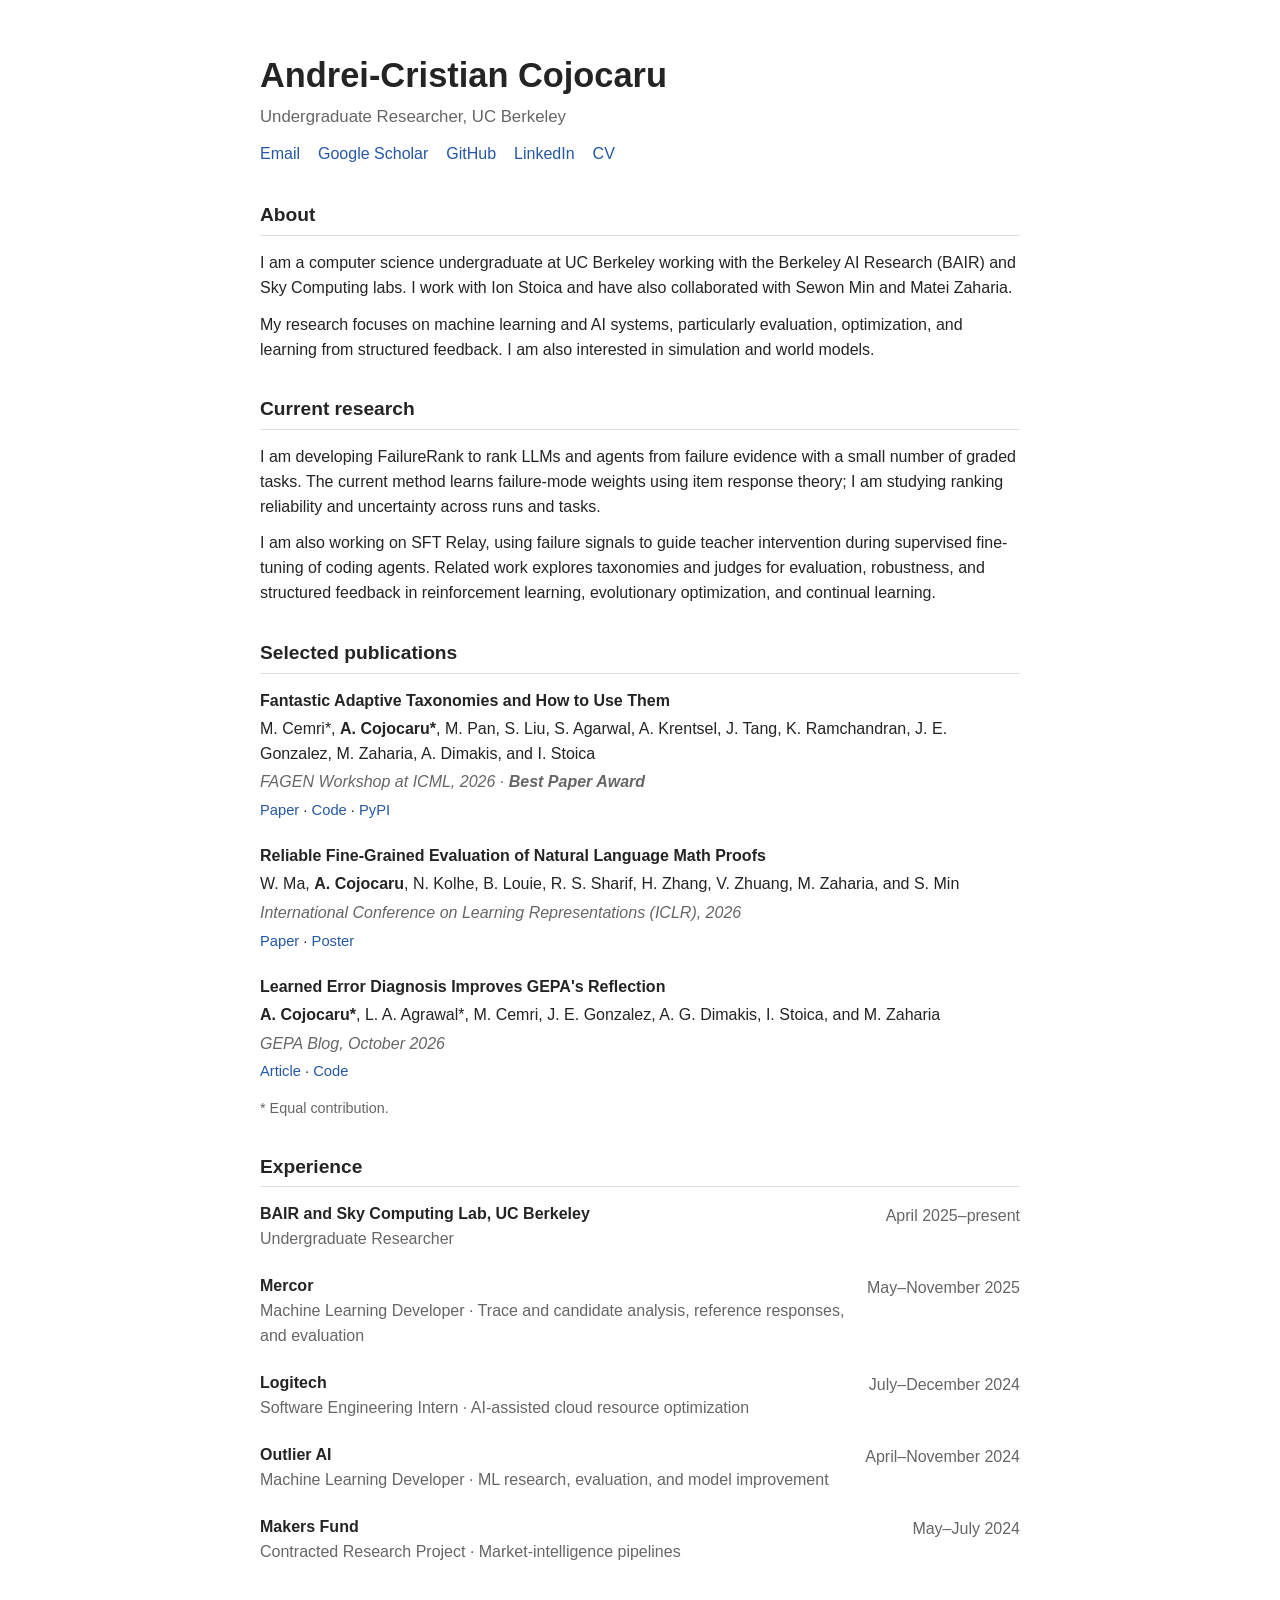
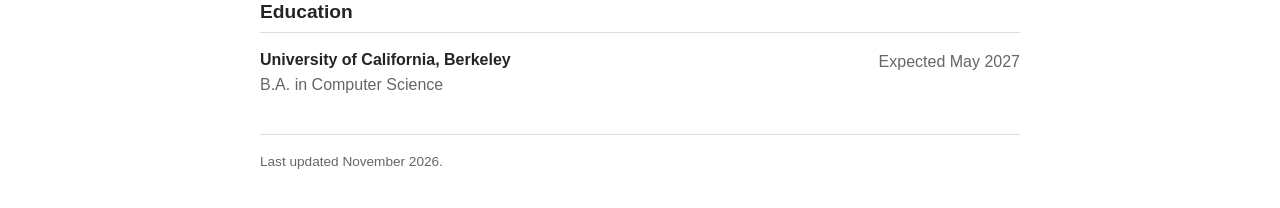
<file: index.html>
<!doctype html>
<html lang="en">
<head>
    <meta charset="utf-8">
    <meta name="viewport" content="width=device-width, initial-scale=1">
    <meta name="description" content="Andrei-Cristian Cojocaru is a UC Berkeley researcher working on machine learning, AI evaluation, optimization, and structured feedback.">
    <meta name="color-scheme" content="light dark">
    <title>Andrei-Cristian Cojocaru</title>
    <link rel="icon" href="./favicon.svg" type="image/svg+xml">
    <link rel="stylesheet" href="./style.css">
</head>
<body>
    <main class="page">
        <header class="profile-header">
            <h1>Andrei-Cristian Cojocaru</h1>
            <p class="subtitle">Undergraduate Researcher, UC Berkeley</p>
            <nav class="profile-links" aria-label="Profile links">
                <a href="mailto:cojoandrei03@berkeley.edu">Email</a>
                <a href="https://scholar.google.com/citations?user=9DqEdh0AAAAJ&amp;hl=en">Google Scholar</a>
                <a href="https://github.com/AndreiBerkeley">GitHub</a>
                <a href="https://www.linkedin.com/in/andrei-cojocaru-berkeley">LinkedIn</a>
                <a href="./assets/Andrei_Cojocaru_CV.pdf">CV</a>
            </nav>
        </header>

        <section aria-labelledby="about-title">
            <h2 id="about-title">About</h2>
            <p>I am a computer science undergraduate at UC Berkeley working with the Berkeley AI Research (BAIR) and Sky Computing labs. I work with Ion Stoica and have also collaborated with Sewon Min and Matei Zaharia.</p>
            <p>My research focuses on machine learning and AI systems, particularly evaluation, optimization, and learning from structured feedback. I am also interested in simulation and world models.</p>
        </section>

        <section aria-labelledby="research-title">
            <h2 id="research-title">Current research</h2>
            <p>I am developing FailureRank to rank LLMs and agents from failure evidence with a small number of graded tasks. The current method learns failure-mode weights using item response theory; I am studying ranking reliability and uncertainty across runs and tasks.</p>
            <p>I am also working on SFT Relay, using failure signals to guide teacher intervention during supervised fine-tuning of coding agents. Related work explores taxonomies and judges for evaluation, robustness, and structured feedback in reinforcement learning, evolutionary optimization, and continual learning.</p>
        </section>

        <section aria-labelledby="publications-title">
            <h2 id="publications-title">Selected publications</h2>
            <div class="publication-list">
                <article class="publication">
                    <h3>Fantastic Adaptive Taxonomies and How to Use Them</h3>
                    <p>M. Cemri*, <strong>A. Cojocaru*</strong>, M. Pan, S. Liu, S. Agarwal, A. Krentsel, J. Tang, K. Ramchandran, J. E. Gonzalez, M. Zaharia, A. Dimakis, and I. Stoica</p>
                    <p class="venue">FAGEN Workshop at ICML, 2026 · <strong>Best Paper Award</strong></p>
                    <p class="paper-links"><a href="https://arxiv.org/abs/2607.16387">Paper</a> · <a href="https://github.com/multi-agent-systems-failure-taxonomy/AdaMAST">Code</a> · <a href="https://pypi.org/project/adamast/">PyPI</a></p>
                </article>

                <article class="publication">
                    <h3>Reliable Fine-Grained Evaluation of Natural Language Math Proofs</h3>
                    <p>W. Ma, <strong>A. Cojocaru</strong>, N. Kolhe, B. Louie, R. S. Sharif, H. Zhang, V. Zhuang, M. Zaharia, and S. Min</p>
                    <p class="venue">International Conference on Learning Representations (ICLR), 2026</p>
                    <p class="paper-links"><a href="https://arxiv.org/abs/2510.13888">Paper</a> · <a href="https://iclr.cc/media/iclr-2026/Slides/10007732_wFrlhD4.pdf">Poster</a></p>
                </article>

                <article class="publication">
                    <h3>Learned Error Diagnosis Improves GEPA's Reflection</h3>
                    <p><strong>A. Cojocaru*</strong>, L. A. Agrawal*, M. Cemri, J. E. Gonzalez, A. G. Dimakis, I. Stoica, and M. Zaharia</p>
                    <p class="venue">GEPA Blog, October 2026</p>
                    <p class="paper-links"><a href="https://gepa-ai.github.io/gepa/blog/2026/10/06/named-failure-modes/">Article</a> · <a href="https://github.com/AndreiBerkeley/gepa-named-failure-modes">Code</a></p>
                </article>
            </div>
            <p class="note">* Equal contribution.</p>
        </section>

        <section aria-labelledby="experience-title">
            <h2 id="experience-title">Experience</h2>
            <div class="entry-list">
                <article class="entry">
                    <div>
                        <h3>BAIR and Sky Computing Lab, UC Berkeley</h3>
                        <p>Undergraduate Researcher</p>
                    </div>
                    <p class="date">April 2025–present</p>
                </article>

                <article class="entry">
                    <div>
                        <h3>Mercor</h3>
                        <p>Machine Learning Developer · Trace and candidate analysis, reference responses, and evaluation</p>
                    </div>
                    <p class="date">May–November 2025</p>
                </article>

                <article class="entry">
                    <div>
                        <h3>Logitech</h3>
                        <p>Software Engineering Intern · AI-assisted cloud resource optimization</p>
                    </div>
                    <p class="date">July–December 2024</p>
                </article>

                <article class="entry">
                    <div>
                        <h3>Outlier AI</h3>
                        <p>Machine Learning Developer · ML research, evaluation, and model improvement</p>
                    </div>
                    <p class="date">April–November 2024</p>
                </article>

                <article class="entry">
                    <div>
                        <h3>Makers Fund</h3>
                        <p>Contracted Research Project · Market-intelligence pipelines</p>
                    </div>
                    <p class="date">May–July 2024</p>
                </article>
            </div>
        </section>

        <section aria-labelledby="education-title">
            <h2 id="education-title">Education</h2>
            <article class="entry">
                <div>
                    <h3>University of California, Berkeley</h3>
                    <p>B.A. in Computer Science</p>
                </div>
                <p class="date">Expected May 2027</p>
            </article>
        </section>

        <footer>
            <p>Last updated November 2026.</p>
        </footer>
    </main>
</body>
</html>
</file>
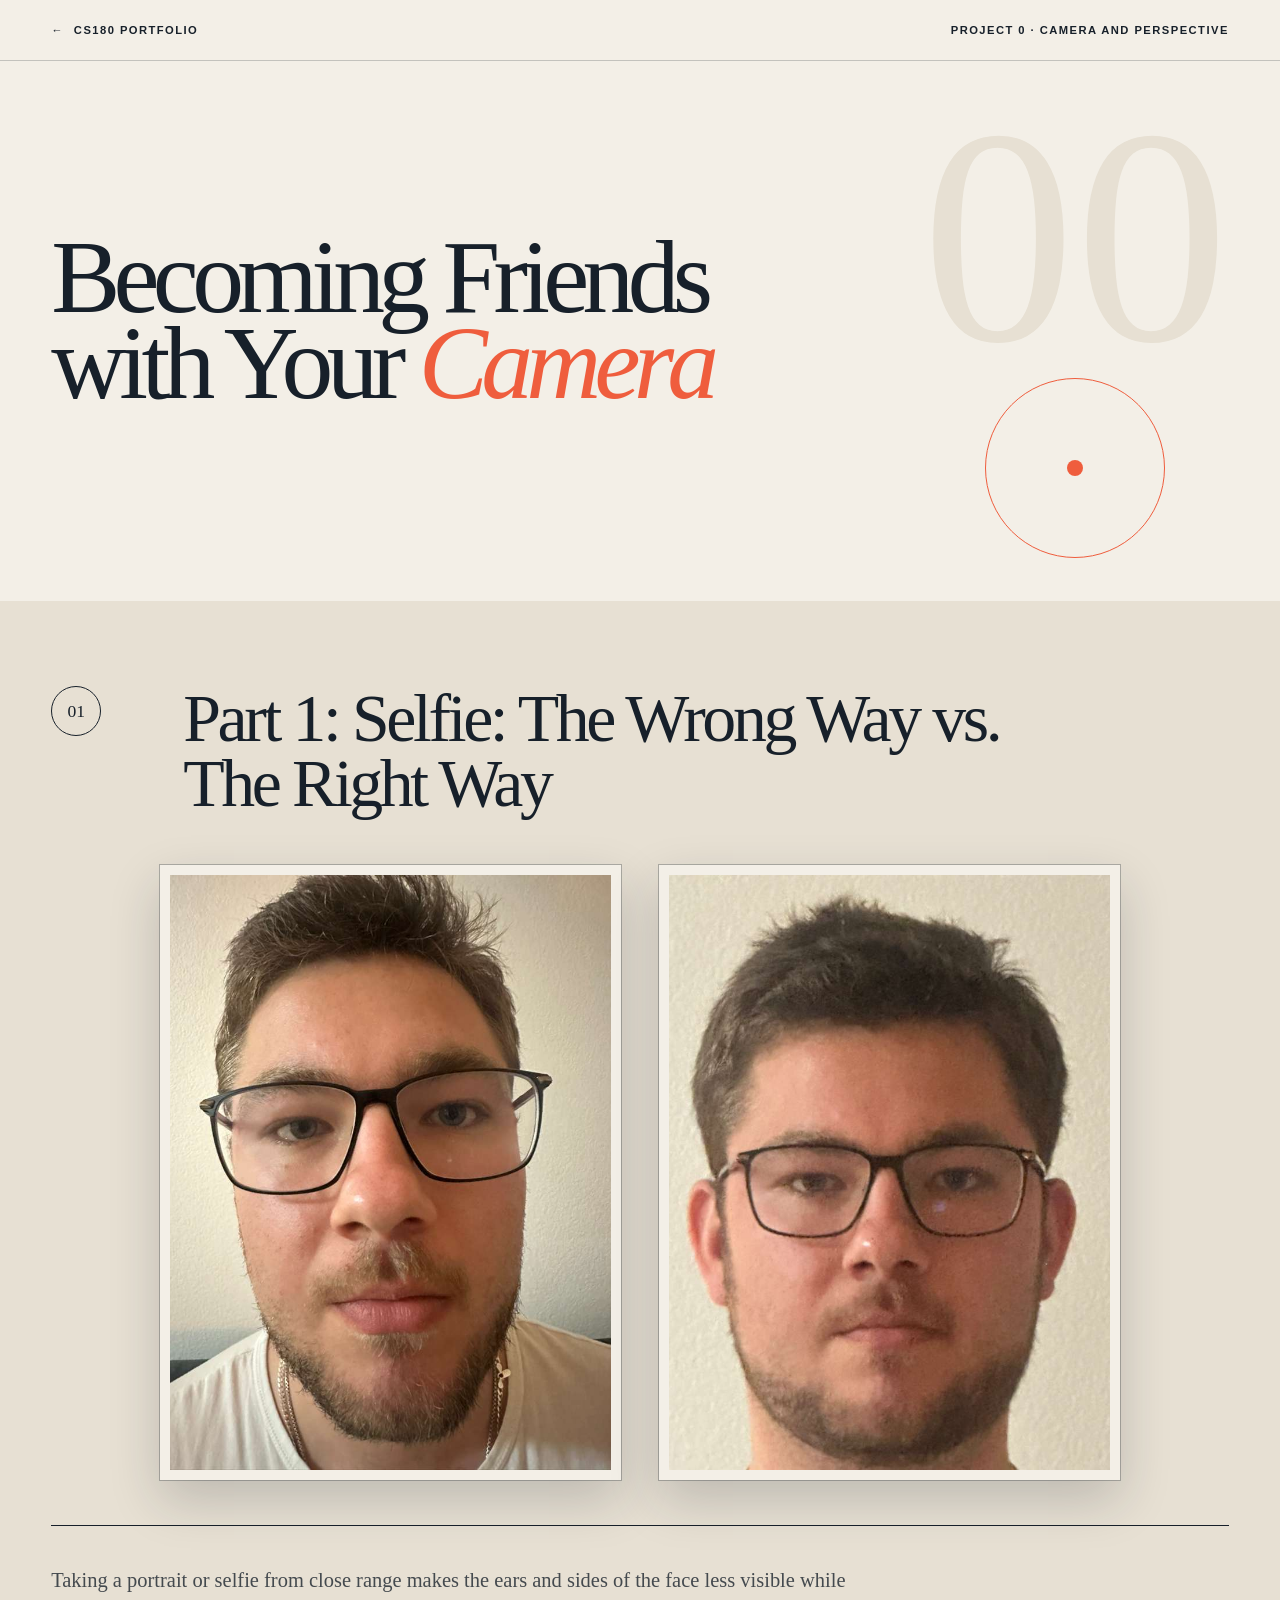
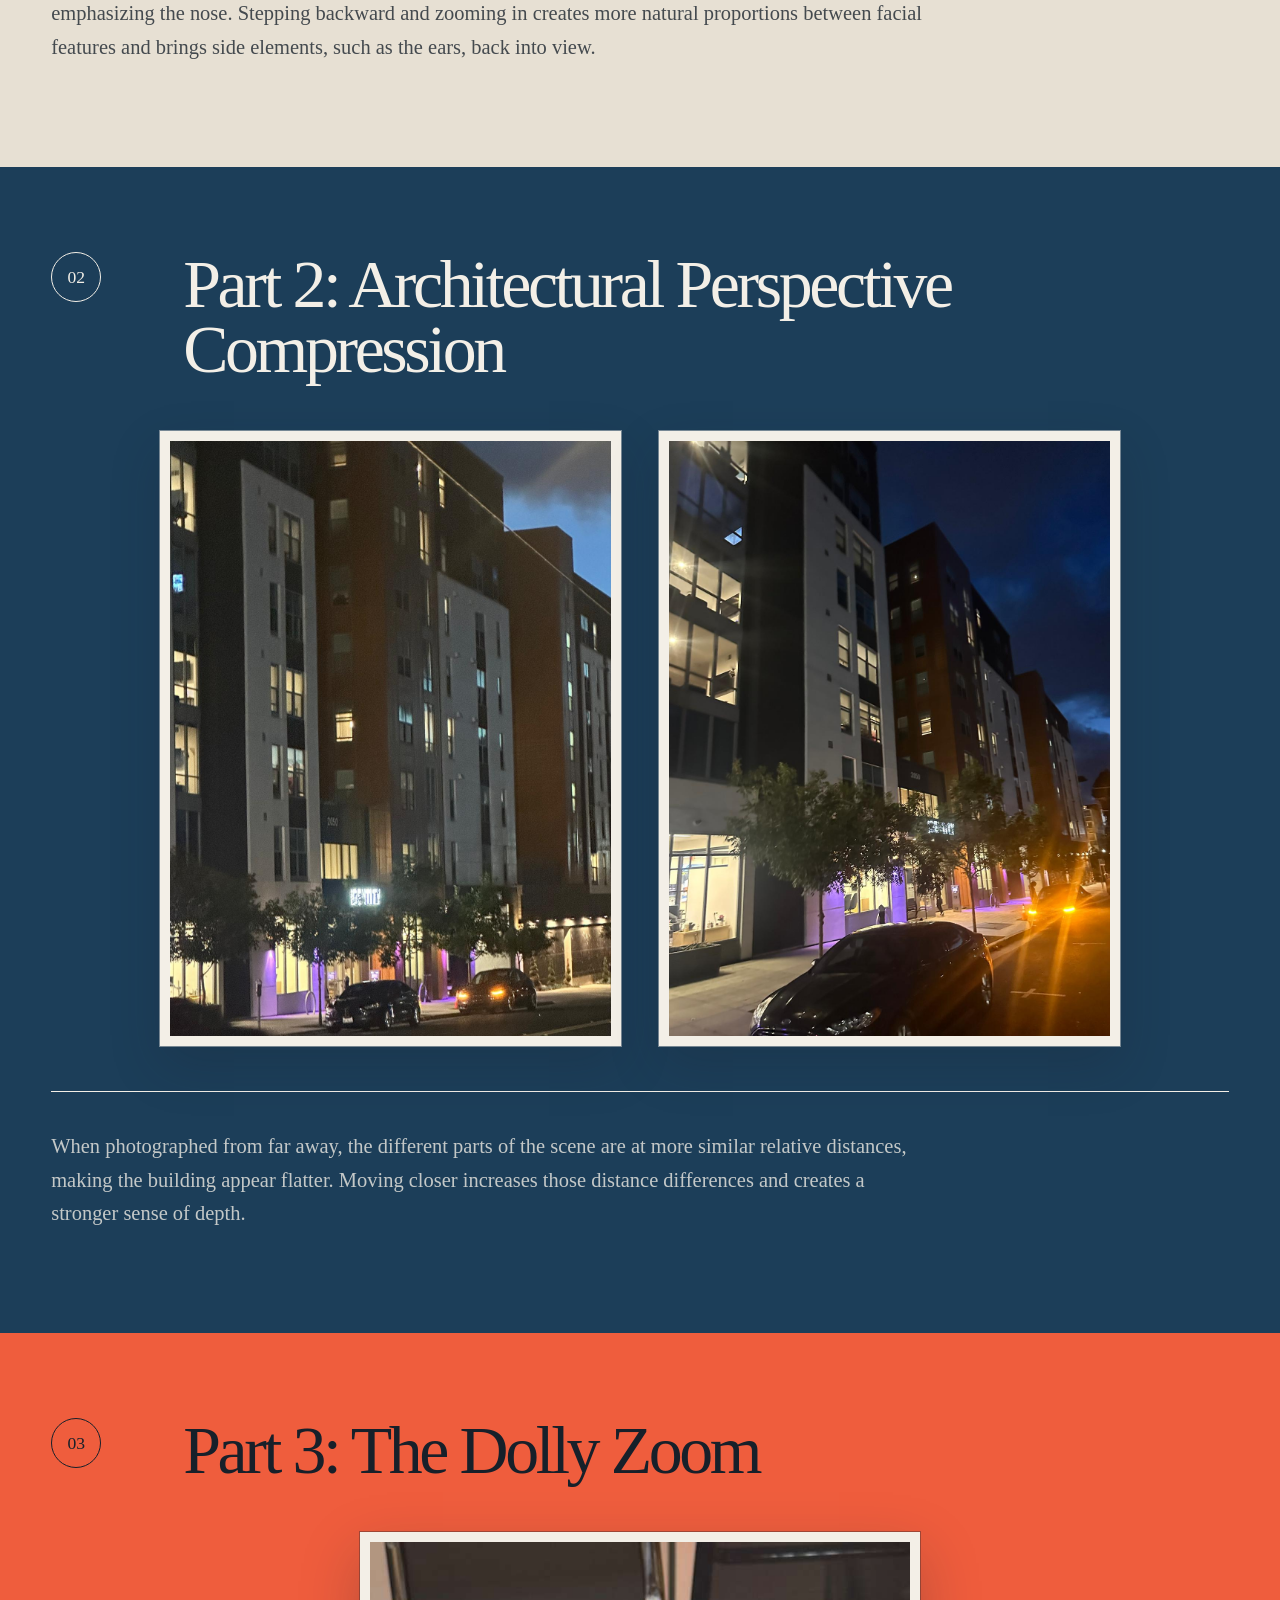
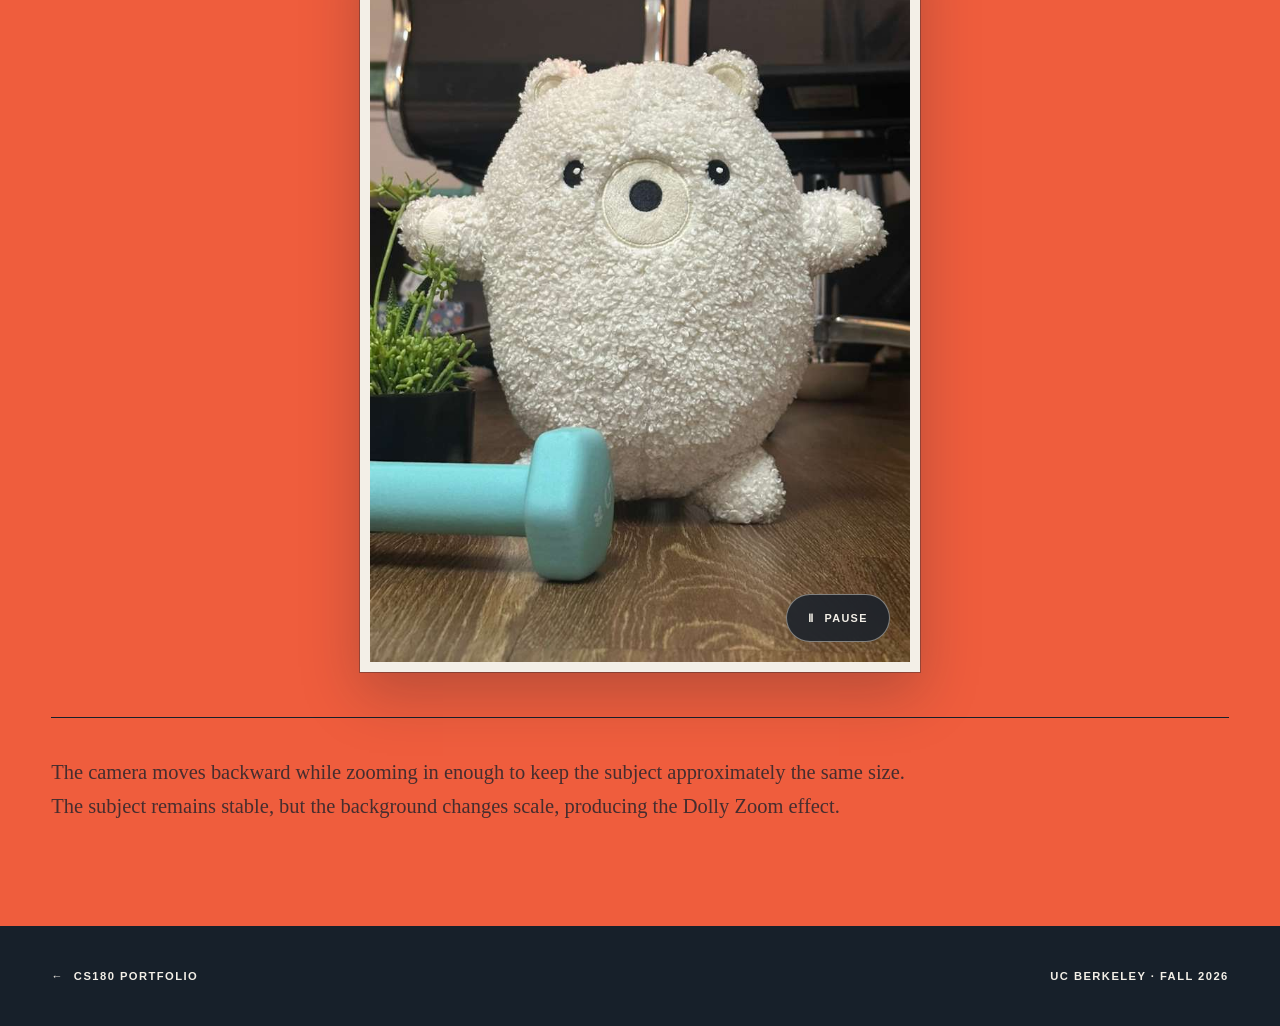
<file: 0/index.html>
<!DOCTYPE html>
<html lang="en">
<head>
    <meta charset="UTF-8">
    <meta name="viewport" content="width=device-width, initial-scale=1.0">
    <meta name="description" content="Project 0: Becoming Friends with Your Camera.">
    <title>Project 0 · Becoming Friends with Your Camera</title>
    <link rel="stylesheet" href="./style.css">
</head>
<body>
    <header class="project-header">
        <a class="back-link" href="https://andreiberkeley.github.io/cs180/" aria-label="Back to CS180 portfolio">
            <span aria-hidden="true">←</span>
            <span>CS180 Portfolio</span>
        </a>
        <span class="project-marker">Project 0 · Camera and Perspective</span>
    </header>

    <main>
        <section class="project-hero">
            <div class="hero-number" aria-hidden="true">00</div>
            <h1>Becoming Friends<br>with Your <em>Camera</em></h1>
            <div class="hero-orbit" aria-hidden="true">
                <span></span>
            </div>
        </section>

        <section class="photo-section section-light">
            <div class="section-title">
                <span class="section-number" aria-hidden="true">01</span>
                <h2>Part 1: Selfie: The Wrong Way vs. The Right Way</h2>
            </div>

            <div class="photo-grid portrait-grid">
                <figure>
                    <img src="./media/selfie-close.jpeg" alt="Close-up portrait">
                </figure>
                <figure>
                    <img src="./media/selfie-far.jpeg" alt="Portrait photographed from farther away with zoom">
                </figure>
            </div>

            <div class="explanation-space">
                <p>Taking a portrait or selfie from close range makes the ears and sides of the face less visible while emphasizing the nose. Stepping backward and zooming in creates more natural proportions between facial features and brings side elements, such as the ears, back into view.</p>
            </div>
        </section>

        <section class="photo-section section-blue">
            <div class="section-title">
                <span class="section-number" aria-hidden="true">02</span>
                <h2>Part 2: Architectural Perspective Compression</h2>
            </div>

            <div class="photo-grid architecture-grid">
                <figure>
                    <img src="./media/architecture-far.jpeg" alt="Building photographed from farther away with zoom">
                </figure>
                <figure>
                    <img src="./media/architecture-close.jpeg" alt="Building photographed from nearby without zoom">
                </figure>
            </div>

            <div class="explanation-space">
                <p>When photographed from far away, the different parts of the scene are at more similar relative distances, making the building appear flatter. Moving closer increases those distance differences and creates a stronger sense of depth.</p>
            </div>
        </section>

        <section class="photo-section section-accent">
            <div class="section-title">
                <span class="section-number" aria-hidden="true">03</span>
                <h2>Part 3: The Dolly Zoom</h2>
            </div>

            <figure class="dolly-space">
                <img id="dolly-frame" src="./media/dolly-frames/1.jpeg" alt="Dolly zoom sequence with a stuffed animal">
                <button class="dolly-control" id="dolly-control" type="button" aria-pressed="false">
                    <span id="dolly-control-icon" aria-hidden="true">Ⅱ</span>
                    <span id="dolly-control-label">Pause</span>
                </button>
            </figure>

            <div class="explanation-space">
                <p>The camera moves backward while zooming in enough to keep the subject approximately the same size. The subject remains stable, but the background changes scale, producing the Dolly Zoom effect.</p>
            </div>
        </section>
    </main>

    <footer class="project-footer">
        <a href="https://andreiberkeley.github.io/cs180/"><span aria-hidden="true">←</span> CS180 Portfolio</a>
        <span>UC Berkeley · Fall 2026</span>
    </footer>
    <script src="./player.js"></script>
</body>
</html>
</file>
<file: style.css>
:root {
    color-scheme: light dark;
    --text: #242424;
    --muted: #666666;
    --link: #2457a6;
    --rule: #dddddd;
    --background: #ffffff;
}

* {
    box-sizing: border-box;
}

html {
    font-size: 16px;
}

body {
    margin: 0;
    background: var(--background);
    color: var(--text);
    font-family: Arial, Helvetica, sans-serif;
    line-height: 1.55;
}

a {
    color: var(--link);
    text-decoration: none;
}

a:hover {
    text-decoration: underline;
}

a:focus-visible {
    outline: 2px solid var(--link);
    outline-offset: 3px;
}

.page {
    width: min(100% - 40px, 760px);
    margin: 0 auto;
    padding: 56px 0 36px;
}

.profile-header {
    margin-bottom: 34px;
}

h1 {
    margin: 0;
    font-family: inherit;
    font-size: clamp(1.75rem, 4vw, 2.15rem);
    font-weight: 700;
    line-height: 1.15;
}

.subtitle {
    margin: 8px 0 12px;
    color: var(--muted);
    font-size: 1.05rem;
}

.profile-links {
    display: flex;
    flex-wrap: wrap;
    gap: 6px 18px;
}

section {
    margin-top: 32px;
}

h2 {
    margin: 0 0 15px;
    padding-bottom: 5px;
    border-bottom: 1px solid var(--rule);
    font-family: inherit;
    font-size: 1.2rem;
    font-weight: 600;
}

p {
    margin: 0;
}

section > p + p {
    margin-top: 12px;
}

a {
    overflow-wrap: anywhere;
}

.publication-list,
.entry-list {
    display: grid;
    gap: 22px;
}

.publication h3,
.entry h3 {
    margin: 0;
    font-size: 1rem;
    font-weight: 700;
    line-height: 1.45;
}

.publication > p:not(.paper-links):not(.venue) {
    margin-top: 5px;
}

.paper-links {
    margin: 4px 0 0;
    font-size: 0.92rem;
}

.venue,
.note,
.date,
.entry p,
footer {
    color: var(--muted);
}

.venue {
    margin-top: 4px;
    font-style: italic;
}

.note {
    margin-top: 14px;
    font-size: 0.9rem;
}

.entry {
    display: grid;
    grid-template-columns: minmax(0, 1fr) auto;
    gap: 20px;
    align-items: start;
}

.entry p {
    margin-top: 2px;
}

.date {
    white-space: nowrap;
    text-align: right;
}

footer {
    margin-top: 36px;
    padding-top: 16px;
    border-top: 1px solid var(--rule);
    font-size: 0.85rem;
}

@media (max-width: 640px) {
    .page {
        width: min(100% - 32px, 760px);
        padding-top: 38px;
    }

    .profile-header {
        margin-bottom: 34px;
    }

    section {
        margin-top: 32px;
    }

    .entry {
        grid-template-columns: 1fr;
        gap: 3px;
    }

    .date {
        text-align: left;
    }
}

@media (prefers-color-scheme: dark) {
    :root {
        --text: #e7e9ed;
        --muted: #b1b7c1;
        --link: #94bfff;
        --rule: #363c46;
        --background: #171a20;
    }
}

@media print {
    :root {
        color-scheme: light;
        --text: #242424;
        --muted: #555555;
        --link: #242424;
        --rule: #dddddd;
        --background: #ffffff;
    }
    .page { width: 100%; padding: 0; }
    .publication, .entry { break-inside: avoid; }
}
</file>
<file: 0/style.css>
:root {
    --ink: #17202a;
    --paper: #f3efe7;
    --paper-deep: #e7e0d3;
    --accent: #ef5d3d;
    --blue: #1c3e59;
    --line: rgba(23, 32, 42, 0.22);
}

* {
    box-sizing: border-box;
}

html {
    scroll-behavior: smooth;
}

body {
    margin: 0;
    background: var(--paper);
    color: var(--ink);
    font-family: Arial, Helvetica, sans-serif;
}

a {
    color: inherit;
    text-decoration: none;
}

img {
    display: block;
    width: 100%;
}

.project-header,
.project-footer {
    display: flex;
    align-items: center;
    justify-content: space-between;
    padding: 24px 4vw;
    font-size: 0.7rem;
    font-weight: 700;
    letter-spacing: 0.13em;
    text-transform: uppercase;
}

.project-header {
    border-bottom: 1px solid var(--line);
}

.back-link,
.project-footer a {
    display: inline-flex;
    align-items: center;
    gap: 10px;
}

.project-hero {
    position: relative;
    display: flex;
    min-height: 540px;
    padding: 72px 4vw 94px;
    align-items: center;
    overflow: hidden;
}

.project-hero h1 {
    position: relative;
    z-index: 2;
    max-width: 1190px;
    margin: 0;
    font-family: Georgia, 'Times New Roman', serif;
    font-size: clamp(3.9rem, 8.1vw, 8.9rem);
    font-weight: 400;
    line-height: 0.83;
    letter-spacing: -0.065em;
}

.project-hero h1 em {
    color: var(--accent);
    font-weight: 400;
}

.hero-number {
    position: absolute;
    top: 53px;
    right: 4vw;
    color: var(--paper-deep);
    font-family: Georgia, 'Times New Roman', serif;
    font-size: clamp(9.4rem, 24vw, 25.5rem);
    line-height: 0.8;
}

.hero-orbit {
    position: absolute;
    right: 9%;
    bottom: 8%;
    width: 180px;
    height: 180px;
    border: 1px solid var(--accent);
    border-radius: 50%;
}

.hero-orbit span {
    position: absolute;
    top: 50%;
    left: 50%;
    width: 16px;
    height: 16px;
    border-radius: 50%;
    background: var(--accent);
    transform: translate(-50%, -50%);
}

.photo-section {
    padding: 85px 4vw 102px;
}

.section-light {
    background: var(--paper-deep);
}

.section-blue {
    background: var(--blue);
    color: var(--paper);
}

.section-accent {
    background: var(--accent);
    color: var(--ink);
}

.section-title,
.explanation-space {
    max-width: 1380px;
    margin-inline: auto;
}

.photo-grid {
    max-width: 960px;
    margin-inline: auto;
}

.dolly-space {
    max-width: 560px;
    margin-inline: auto;
}

.section-title {
    display: grid;
    margin-bottom: 49px;
    grid-template-columns: 68px minmax(0, 1fr);
    align-items: start;
    gap: clamp(22px, 5vw, 74px);
}

.section-number {
    display: grid;
    width: 50px;
    height: 50px;
    place-items: center;
    border: 1px solid currentColor;
    border-radius: 50%;
    font-family: Georgia, 'Times New Roman', serif;
    font-size: 1.1rem;
}

.section-title h2 {
    max-width: 900px;
    margin: 0;
    font-family: Georgia, 'Times New Roman', serif;
    font-size: clamp(2.55rem, 5.3vw, 6.1rem);
    font-weight: 400;
    line-height: 0.96;
    letter-spacing: -0.05em;
}

.photo-grid {
    display: grid;
    grid-template-columns: repeat(2, minmax(0, 1fr));
    gap: clamp(18px, 3vw, 42px);
}

.photo-grid figure {
    margin: 0;
    overflow: hidden;
    border: 10px solid var(--paper);
    outline: 1px solid rgba(23, 32, 42, 0.28);
    background: rgba(0, 0, 0, 0.08);
    box-shadow: 0 20px 48px rgba(23, 32, 42, 0.2);
}

.section-blue .photo-grid figure {
    outline-color: rgba(243, 239, 231, 0.42);
}

.photo-grid img {
    height: 100%;
    object-fit: cover;
}

.portrait-grid figure {
    aspect-ratio: 3 / 4;
}

.architecture-grid figure {
    aspect-ratio: 3 / 4;
}

.explanation-space {
    min-height: 80px;
    margin-top: 45px;
    border-top: 1px solid currentColor;
}

.explanation-space p {
    max-width: 880px;
    margin: 38px 0 0;
    font-family: Georgia, 'Times New Roman', serif;
    font-size: clamp(1.08rem, 1.6vw, 1.38rem);
    line-height: 1.65;
    opacity: 0.78;
}

.dolly-space {
    position: relative;
    width: min(100%, 560px);
    margin-block: 0;
    overflow: hidden;
    border: 10px solid var(--paper);
    outline: 1px solid rgba(23, 32, 42, 0.34);
    box-shadow: 0 22px 54px rgba(23, 32, 42, 0.25);
}

.dolly-space img {
    width: 100%;
    height: auto;
}

.dolly-control {
    position: absolute;
    right: 20px;
    bottom: 20px;
    display: inline-flex;
    min-width: 104px;
    height: 48px;
    padding: 0 18px;
    align-items: center;
    justify-content: center;
    gap: 10px;
    border: 1px solid rgba(243, 239, 231, 0.45);
    border-radius: 999px;
    background: rgba(23, 32, 42, 0.84);
    color: var(--paper);
    font: 700 0.68rem/1 Arial, Helvetica, sans-serif;
    letter-spacing: 0.12em;
    text-transform: uppercase;
    cursor: pointer;
    backdrop-filter: blur(8px);
    transition: background 180ms ease, transform 180ms ease;
}

.dolly-control:hover {
    background: var(--ink);
    transform: translateY(-2px);
}

.dolly-control:focus-visible {
    outline: 3px solid var(--paper);
    outline-offset: 3px;
}

.project-footer {
    min-height: 100px;
    background: var(--ink);
    color: var(--paper);
}

@media (max-width: 760px) {
    .project-marker {
        display: none;
    }

    .project-hero {
        min-height: 470px;
        padding-inline: 22px;
    }

    .project-hero h1 {
        font-size: clamp(3.4rem, 16vw, 5.35rem);
    }

    .hero-number {
        right: 20px;
    }

    .photo-section {
        padding: 63px 22px 75px;
    }

    .section-title {
        grid-template-columns: 1fr;
        margin-bottom: 32px;
    }

    .section-title h2 {
        font-size: clamp(2.4rem, 11vw, 4.15rem);
    }

    .photo-grid {
        grid-template-columns: 1fr;
    }

    .project-footer {
        flex-direction: column;
        gap: 18px;
        align-items: flex-start;
    }

    .dolly-control {
        right: 14px;
        bottom: 14px;
    }
}

@media (prefers-reduced-motion: reduce) {
    html {
        scroll-behavior: auto;
    }
}

@media print {
    .project-header,
    .project-footer {
        display: none;
    }

    .project-hero,
    .photo-section {
        min-height: auto;
        padding-block: 42px;
        break-inside: avoid;
    }

    .photo-grid figure,
    .dolly-space {
        break-inside: avoid;
    }
}
</file>
